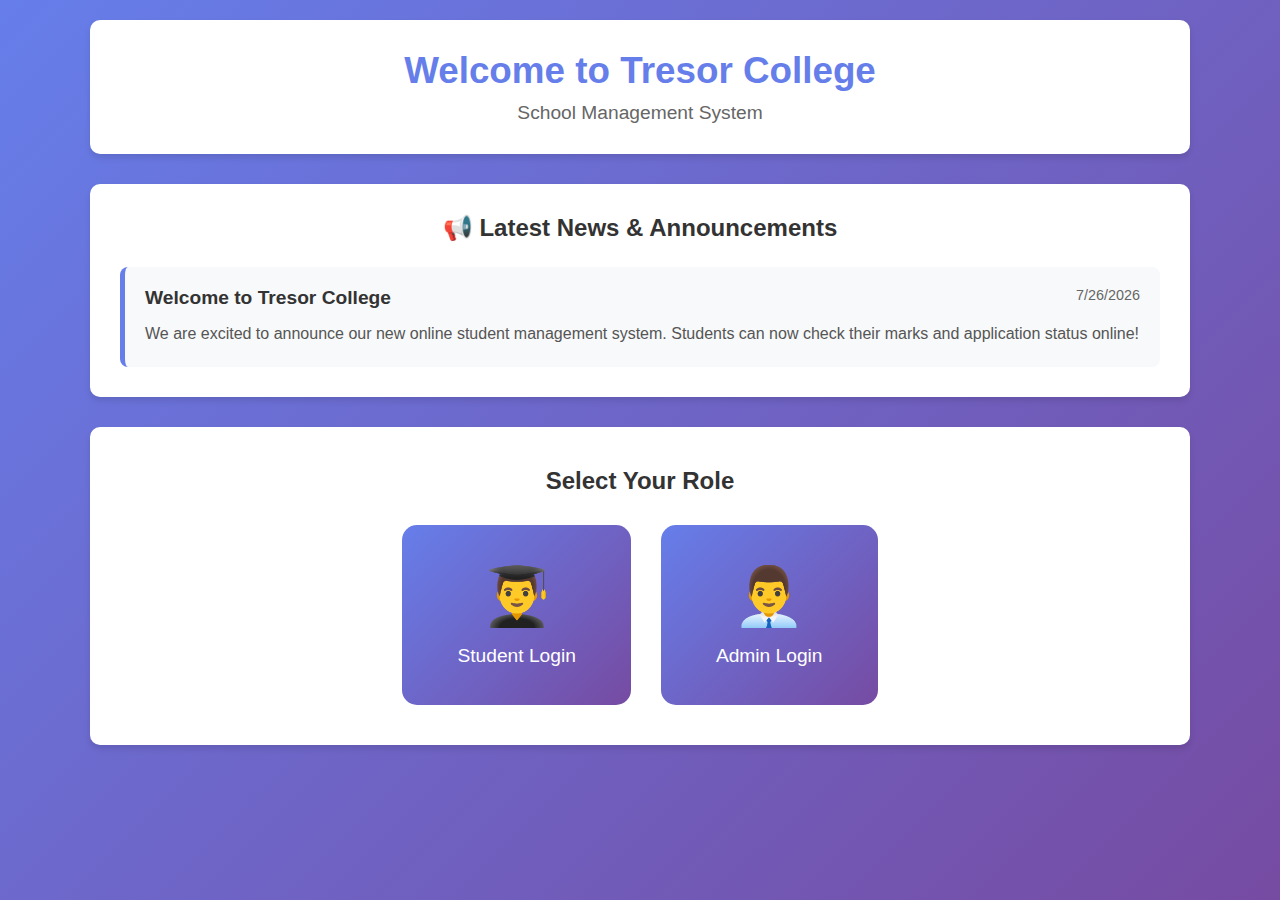
<file: index.html>
<!DOCTYPE html>
<html lang="en">
<head>
    <meta charset="UTF-8">
    <meta http-equiv="X-UA-Compatible" content="IE=edge">
    <meta name="viewport" content="width=device-width, initial-scale=1.0">
    <title>School Management System - Home</title>
    <link rel="stylesheet" href="home.css">
</head>
<body>
    <div class="container">
        <header>
            <h1>Welcome to Tresor College</h1>
            <p>School Management System</p>
        </header>

        <!-- News Section -->
        <div class="news-section">
            <h2>📢 Latest News & Announcements</h2>
            <div id="newsContainer" class="news-container">
                <!-- News items will be loaded here -->
            </div>
        </div>

        <div class="login-section">
            <h2>Select Your Role</h2>
            <div class="role-buttons">
                <button class="role-btn student-btn" onclick="showLoginForm('student')">
                    <span class="icon">👨‍🎓</span>
                    <span>Student Login</span>
                </button>
                <button class="role-btn admin-btn" onclick="showLoginForm('admin')">
                    <span class="icon">👨‍💼</span>
                    <span>Admin Login</span>
                </button>
            </div>
        </div>

        <div id="loginForm" class="login-form hidden">
            <h3 id="formTitle">Login</h3>
            <form onsubmit="handleLogin(event)">
                <div class="form-group" id="studentIdGroup">
                    <label for="studentId">Student ID:</label>
                    <input type="text" id="studentId" placeholder="Enter your Student ID" required>
                    <small class="help-text">Example: STD1000</small>
                </div>
                <div class="form-group" id="adminCredentialsGroup" style="display: none;">
                    <label for="username">Username:</label>
                    <input type="text" id="username">
                </div>
                <div class="form-group" id="adminPasswordGroup" style="display: none;">
                    <label for="password">Password:</label>
                    <input type="password" id="password">
                </div>
                <div class="form-actions">
                    <button type="submit" class="btn-primary">Login</button>
                    <button type="button" class="btn-secondary" onclick="hideLoginForm()">Cancel</button>
                </div>
            </form>
            <div class="extra-links">
                <a href="apply.html" id="applyLink">New Student? Apply Here</a>
            </div>
        </div>
    </div>

    <script src="functions.js"></script>
    <script>
        // Load news on page load
        window.onload = function() {
            loadNews();
        };
    </script>
</body>
</html>
</file>
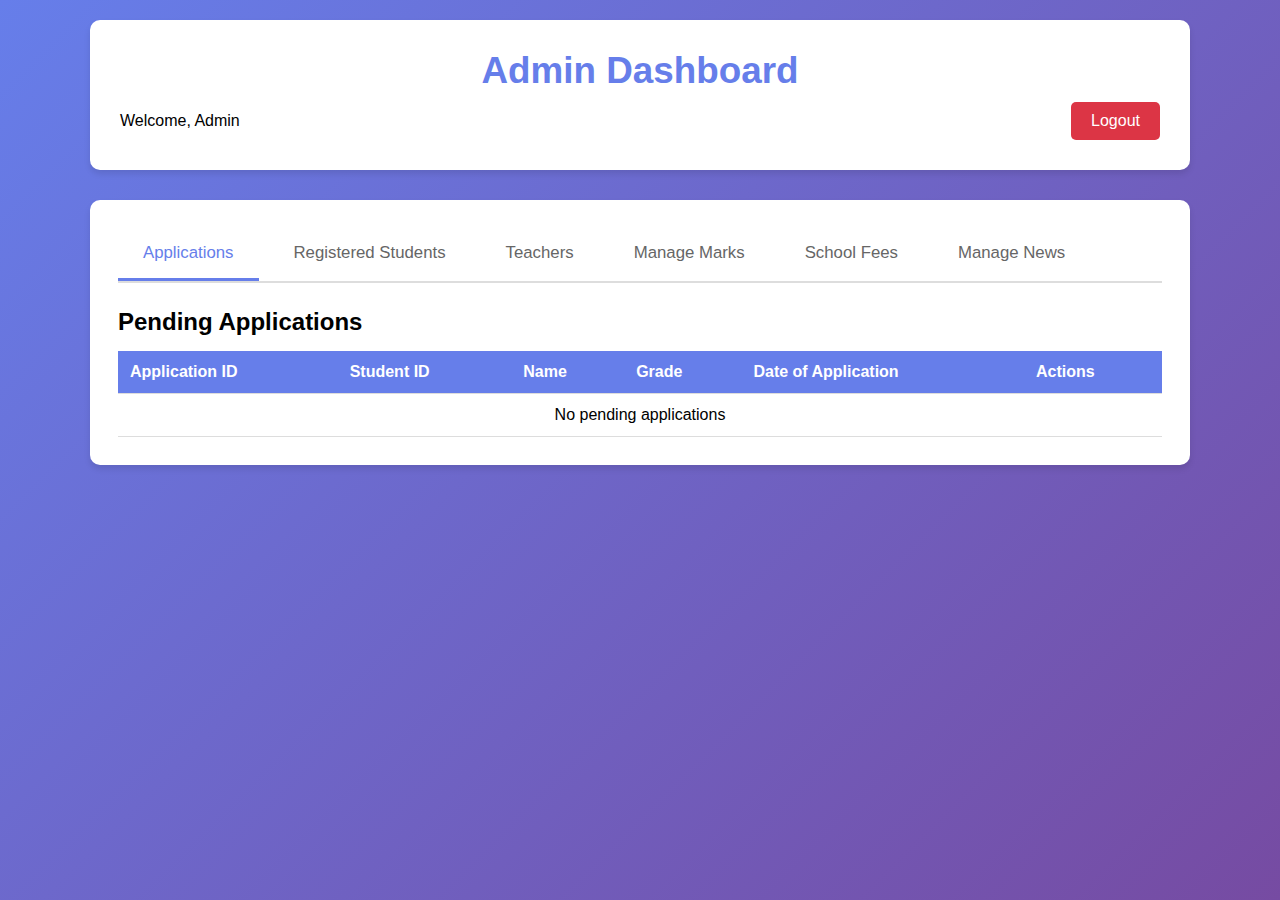
<file: admin.html>
<!DOCTYPE html>
<html lang="en">
<head>
    <meta charset="UTF-8">
    <meta name="viewport" content="width=device-width, initial-scale=1.0">
    <title>Admin Dashboard</title>
    <link rel="stylesheet" href="home.css">
</head>
<body>
    <div class="container">
        <header>
            <h1>Admin Dashboard</h1>
            <div class="user-info">
                <span>Welcome, Admin</span>
                <button class="btn-logout" onclick="logout()">Logout</button>
            </div>
        </header>

        <div class="dashboard">
            <div class="tabs">
                <button class="tab-btn active" onclick="showTab('applications')">Applications</button>
                <button class="tab-btn" onclick="showTab('students')">Registered Students</button>
                <button class="tab-btn" onclick="showTab('teachers')">Teachers</button>
                <button class="tab-btn" onclick="showTab('marks')">Manage Marks</button>
                <button class="tab-btn" onclick="showTab('fees')">School Fees</button>
                <button class="tab-btn" onclick="showTab('news')">Manage News</button>
            </div>

            <!-- Applications Tab -->
            <div id="applicationsTab" class="tab-content active">
                <h2>Pending Applications</h2>
                <div class="table-container">
                    <table id="applicationsTable">
                        <thead>
                            <tr>
                                <th>Application ID</th>
                                <th>Student ID</th>
                                <th>Name</th>
                                <th>Grade</th>
                                <th>Date of Application</th>
                                <th>Actions</th>
                            </tr>
                        </thead>
                        <tbody id="applicationsBody">
                            <!-- Applications will be loaded here -->
                        </tbody>
                    </table>
                </div>
            </div>

            <!-- Students Tab -->
            <div id="studentsTab" class="tab-content">
                <h2>Registered Students</h2>
                <div class="table-container">
                    <table id="studentsTable">
                        <thead>
                            <tr>
                                <th>Student ID</th>
                                <th>Name</th>
                                <th>Grade</th>
                                <th>Email</th>
                                <th>Phone</th>
                                <th>Registration Date</th>
                                <th>Fees Balance</th>
                                <th>Actions</th>
                            </tr>
                        </thead>
                        <tbody id="studentsBody">
                            <!-- Students will be loaded here -->
                        </tbody>
                    </table>
                </div>
            </div>

            <!-- Teachers Tab -->
            <div id="teachersTab" class="tab-content">
                <h2>Teacher Management</h2>
                
                <div class="teacher-form">
                    <h3>Register New Teacher</h3>
                    <form id="teacherForm" onsubmit="registerTeacher(event)">
                        <div class="form-group">
                            <label for="teacherFirstName">First Name:</label>
                            <input type="text" id="teacherFirstName" required>
                        </div>
                        <div class="form-group">
                            <label for="teacherLastName">Last Name:</label>
                            <input type="text" id="teacherLastName" required>
                        </div>
                        <div class="form-group">
                            <label for="teacherPhone">Phone:</label>
                            <input type="tel" id="teacherPhone" required>
                        </div>
                        <div class="form-group">
                            <label for="teacherAddress">Address:</label>
                            <textarea id="teacherAddress" rows="3" required></textarea>
                        </div>
                        <div class="form-group">
                            <label for="nextOfKinName">Next of Kin Name:</label>
                            <input type="text" id="nextOfKinName" required>
                        </div>
                        <div class="form-group">
                            <label for="nextOfKinPhone">Next of Kin Phone:</label>
                            <input type="tel" id="nextOfKinPhone" required>
                        </div>
                        <div class="form-group">
                            <label for="nextOfKinAddress">Next of Kin Address:</label>
                            <textarea id="nextOfKinAddress" rows="3" required></textarea>
                        </div>
                        <div class="form-group checkbox-group">
                            <label>
                                <input type="checkbox" id="sameAsTeacher" onchange="autofillTeacherAddress()">
                                Same address as teacher
                            </label>
                        </div>
                        <div class="form-group">
                            <label for="nextOfKinRelationship">Relationship:</label>
                            <select id="nextOfKinRelationship" required>
                                <option value="">-- Select Relationship --</option>
                                <option value="Spouse">Spouse</option>
                                <option value="Parent">Parent</option>
                                <option value="Sibling">Sibling</option>
                                <option value="Child">Child</option>
                                <option value="Friend">Friend</option>
                                <option value="Other">Other</option>
                            </select>
                        </div>
                        <div class="form-group">
                            <label for="teacherLevel">Teaching Level:</label>
                            <select id="teacherLevel" onchange="handleTeacherLevelChange()" required>
                                <option value="">-- Select Level --</option>
                                <option value="primary">Primary School (Grade 1-7)</option>
                                <option value="highschool">High School (Grade 8-12)</option>
                            </select>
                        </div>
                        
                        <!-- Primary School Teacher Fields -->
                        <div id="primaryFields" class="hidden">
                            <div class="form-group">
                                <label for="primaryClass">Assigned Class:</label>
                                <select id="primaryClass">
                                    <option value="">-- Select Class --</option>
                                    <option value="1">Grade 1</option>
                                    <option value="2">Grade 2</option>
                                    <option value="3">Grade 3</option>
                                    <option value="4">Grade 4</option>
                                    <option value="5">Grade 5</option>
                                    <option value="6">Grade 6</option>
                                    <option value="7">Grade 7</option>
                                </select>
                            </div>
                        </div>

                        <!-- High School Teacher Fields -->
                        <div id="highschoolFields" class="hidden">
                            <div class="form-group">
                                <label for="mainClass">Main Class (Class Teacher):</label>
                                <select id="mainClass">
                                    <option value="">-- Select Class (Optional) --</option>
                                    <option value="8">Grade 8</option>
                                    <option value="9">Grade 9</option>
                                    <option value="10">Grade 10</option>
                                    <option value="11">Grade 11</option>
                                    <option value="12">Grade 12</option>
                                </select>
                            </div>
                            <div class="form-group">
                                <label for="subjects">Subjects Teaching:</label>
                                <input type="text" id="subjects" placeholder="e.g., Mathematics, Physics">
                                <small class="help-text">Separate multiple subjects with commas</small>
                            </div>
                            <div class="form-group">
                                <label>Classes Teaching:</label>
                                <div class="checkbox-grid">
                                    <label><input type="checkbox" value="8"> Grade 8</label>
                                    <label><input type="checkbox" value="9"> Grade 9</label>
                                    <label><input type="checkbox" value="10"> Grade 10</label>
                                    <label><input type="checkbox" value="11"> Grade 11</label>
                                    <label><input type="checkbox" value="12"> Grade 12</label>
                                </div>
                            </div>
                        </div>

                        <button type="submit" class="btn-primary">Register Teacher</button>
                    </form>
                </div>

                <div class="teachers-list">
                    <h3>Registered Teachers</h3>
                    <div class="table-container">
                        <table id="teachersTable">
                            <thead>
                                <tr>
                                    <th>Teacher ID</th>
                                    <th>Name</th>
                                    <th>Level</th>
                                    <th>Class/Subjects</th>
                                    <th>Phone</th>
                                    <th>Next of Kin</th>
                                    <th>Actions</th>
                                </tr>
                            </thead>
                            <tbody id="teachersBody">
                                <!-- Teachers will be loaded here -->
                            </tbody>
                        </table>
                    </div>
                </div>
            </div>

            <!-- Marks Tab -->
            <div id="marksTab" class="tab-content">
                <h2>Manage Student Marks</h2>
                <div class="marks-form">
                    <div class="form-group">
                        <label for="studentSelect">Select Student:</label>
                        <select id="studentSelect" onchange="loadStudentMarks()">
                            <option value="">-- Select Student --</option>
                        </select>
                    </div>
                    
                    <div id="marksFormSection" class="hidden">
                        <h3>Add/Update Marks</h3>
                        <form id="marksForm" onsubmit="saveMarks(event)">
                            <div class="form-group">
                                <label for="subject">Subject:</label>
                                <select id="subject" onchange="updateMaxMarks()" required>
                                    <option value="">-- Select Subject --</option>
                                </select>
                            </div>
                            <div class="form-group">
                                <label for="marks">Marks:</label>
                                <input type="number" id="marks" min="0" required>
                                <small id="maxMarksInfo" style="color: #667eea; display: block; margin-top: 5px;"></small>
                            </div>
                            <button type="submit" class="btn-primary">Add Marks</button>
                        </form>

                        <div class="current-marks">
                            <h3>Current Marks</h3>
                            <table id="currentMarksTable">
                                <thead>
                                    <tr>
                                        <th>Subject</th>
                                        <th>Marks</th>
                                        <th>Max Marks</th>
                                        <th>Percentage</th>
                                        <th>Action</th>
                                    </tr>
                                </thead>
                                <tbody id="currentMarksBody">
                                    <!-- Current marks will be loaded here -->
                                </tbody>
                            </table>
                        </div>
                    </div>
                </div>
            </div>

            <!-- Fees Tab -->
            <div id="feesTab" class="tab-content">
                <h2>Manage School Fees</h2>
                <div class="fees-management">
                    <div class="form-group">
                        <label for="feeStudentSelect">Select Student:</label>
                        <select id="feeStudentSelect" onchange="loadStudentFees()">
                            <option value="">-- Select Student --</option>
                        </select>
                    </div>
                    
                    <div id="feesFormSection" class="hidden">
                        <h3>Update Fee Information</h3>
                        <form id="feesForm" onsubmit="saveFees(event)">
                            <div class="form-group">
                                <label for="totalFees">Total Fees ($):</label>
                                <input type="number" id="totalFees" step="0.01" min="0" required>
                            </div>
                            <div class="form-group">
                                <label for="amountPaid">Amount Paid ($):</label>
                                <input type="number" id="amountPaid" step="0.01" min="0" required>
                            </div>
                            <div class="form-group">
                                <label>Balance Due:</label>
                                <input type="text" id="balanceDue" readonly style="background: #f0f0f0;">
                            </div>
                            <button type="submit" class="btn-primary">Update Fees</button>
                        </form>
                        
                        <div class="fee-history" style="margin-top: 30px;">
                            <h3>Current Fee Status</h3>
                            <div id="feeStatusDisplay" class="info-section">
                                <p><strong>Total Fees:</strong> <span id="displayTotalFees">$0.00</span></p>
                                <p><strong>Amount Paid:</strong> <span id="displayAmountPaid">$0.00</span></p>
                                <p><strong>Balance Due:</strong> <span id="displayBalanceDue" style="color: #e74c3c; font-weight: bold;">$0.00</span></p>
                            </div>
                        </div>
                        
                        <div style="margin-top: 20px;">
                            <button class="btn-primary" onclick="printStudentCardAdmin()">Print Student Card</button>
                        </div>
                    </div>
                </div>
            </div>

            <!-- Fees Tab -->
            <div id="feesTab" class="tab-content">
                <h2>Manage School Fees</h2>
                <div class="fees-management">
                    <div class="form-group">
                        <label for="feeStudentSelect">Select Student:</label>
                        <select id="feeStudentSelect" onchange="loadStudentFees()">
                            <option value="">-- Select Student --</option>
                        </select>
                    </div>
                    
                    <div id="feesFormSection" class="hidden">
                        <h3>Update Fee Information</h3>
                        <form id="feesForm" onsubmit="saveFees(event)">
                            <div class="form-group">
                                <label for="totalFees">Total Fees ($):</label>
                                <input type="number" id="totalFees" step="0.01" min="0" required>
                            </div>
                            <div class="form-group">
                                <label for="amountPaid">Amount Paid ($):</label>
                                <input type="number" id="amountPaid" step="0.01" min="0" required>
                            </div>
                            <div class="form-group">
                                <label>Balance Due:</label>
                                <input type="text" id="balanceDue" readonly style="background: #f0f0f0;">
                            </div>
                            <button type="submit" class="btn-primary">Update Fees</button>
                        </form>
                        
                        <div class="fee-history" style="margin-top: 30px;">
                            <h3>Current Fee Status</h3>
                            <div id="feeStatusDisplay" class="info-section">
                                <p><strong>Total Fees:</strong> <span id="displayTotalFees">$0.00</span></p>
                                <p><strong>Amount Paid:</strong> <span id="displayAmountPaid">$0.00</span></p>
                                <p><strong>Balance Due:</strong> <span id="displayBalanceDue" style="color: #e74c3c; font-weight: bold;">$0.00</span></p>
                            </div>
                        </div>
                        
                        <div style="margin-top: 20px;">
                            <button class="btn-primary" onclick="printStudentCardAdmin()">Print Student Card</button>
                        </div>
                    </div>
                </div>
            </div>

            <!-- News Tab -->
            <div id="newsTab" class="tab-content">
                <h2>Manage News & Announcements</h2>
                <div class="news-form">
                    <h3>Add New Announcement</h3>
                    <form id="newsForm" onsubmit="addNews(event)">
                        <div class="form-group">
                            <label for="newsTitle">Title:</label>
                            <input type="text" id="newsTitle" required>
                        </div>
                        <div class="form-group">
                            <label for="newsContent">Content:</label>
                            <textarea id="newsContent" rows="4" required></textarea>
                        </div>
                        <div class="form-group">
                            <label for="newsType">Type:</label>
                            <select id="newsType" required>
                                <option value="announcement">📢 Announcement</option>
                                <option value="event">📅 Event</option>
                                <option value="achievement">🏆 Achievement</option>
                                <option value="alert">⚠️ Important Alert</option>
                            </select>
                        </div>
                        <button type="submit" class="btn-primary">Publish News</button>
                    </form>
                </div>

                <div class="current-news">
                    <h3>Published News</h3>
                    <div id="adminNewsContainer">
                        <!-- News will be loaded here -->
                    </div>
                </div>
            </div>
        </div>
    </div>

    <!-- Edit Modal -->
    <div id="editModal" class="modal hidden">
        <div class="modal-content">
            <h2 id="editModalTitle">Edit Information</h2>
            <div id="editFormContainer"></div>
        </div>
    </div>

    <!-- Application Review Modal -->
    <div id="reviewModal" class="modal hidden">
        <div class="modal-content">
            <h2>Review Application</h2>
            <div id="applicationDetails"></div>
            <div class="modal-actions">
                <button class="btn-success" onclick="approveApplication()">Approve & Register</button>
                <button class="btn-danger" onclick="showRejectForm()">Reject</button>
                <button class="btn-secondary" onclick="closeModal()">Close</button>
            </div>
            <div id="rejectForm" class="hidden">
                <textarea id="rejectionReason" placeholder="Enter reason for rejection..." rows="3"></textarea>
                <button class="btn-danger" onclick="rejectApplication()">Confirm Rejection</button>
            </div>
        </div>
    </div>

    <script src="functions.js"></script>
    <script>
        // Load applications on page load
        window.onload = function() {
            loadApplications();
            loadRegisteredStudents();
            loadStudentOptions();
            loadAdminNews();
            loadTeachers();
        };
    </script>
</body>
</html>
</file>
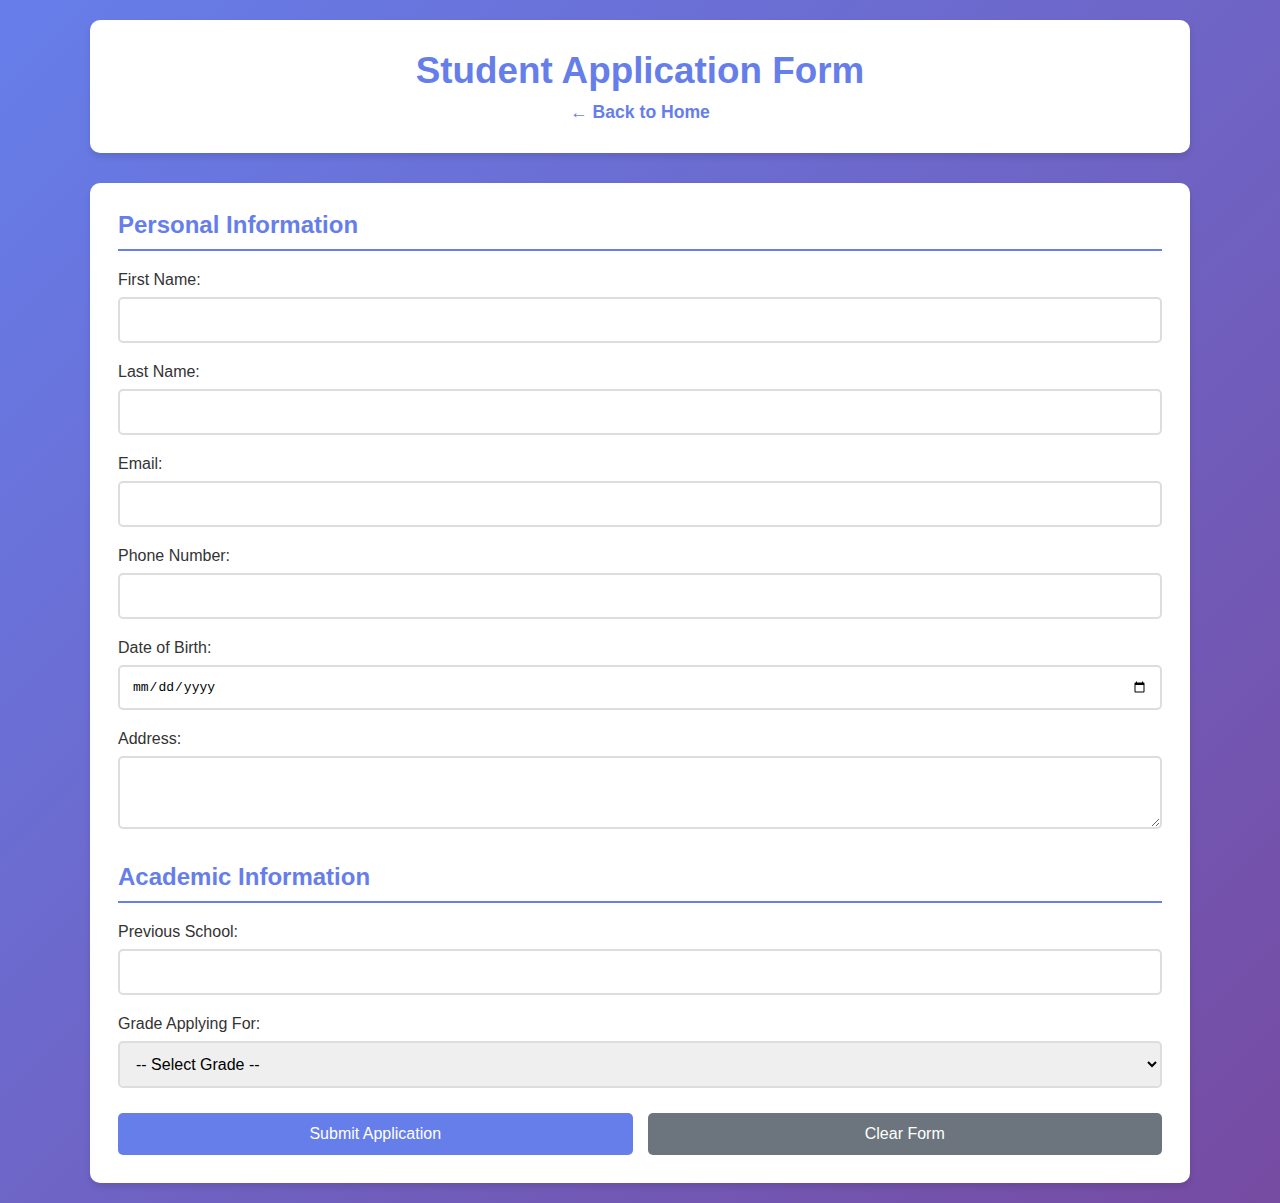
<file: apply.html>
<!DOCTYPE html>
<html lang="en">
<head>
    <meta charset="UTF-8">
    <meta name="viewport" content="width=device-width, initial-scale=1.0">
    <title>Student Application</title>
    <link rel="stylesheet" href="home.css">
</head>
<body>
    <div class="container">
        <header>
            <h1>Student Application Form</h1>
            <a href="index.html" class="back-link">← Back to Home</a>
        </header>

        <div class="application-form">
            <form id="applicationForm" onsubmit="submitApplication(event)">
                <h2>Personal Information</h2>
                
                <div class="form-group">
                    <label for="firstName">First Name:</label>
                    <input type="text" id="firstName" required>
                </div>

                <div class="form-group">
                    <label for="lastName">Last Name:</label>
                    <input type="text" id="lastName" required>
                </div>

                <div class="form-group">
                    <label for="email">Email:</label>
                    <input type="email" id="email" required>
                </div>

                <div class="form-group">
                    <label for="phone">Phone Number:</label>
                    <input type="tel" id="phone" required>
                </div>

                <div class="form-group">
                    <label for="dob">Date of Birth:</label>
                    <input type="date" id="dob" required>
                </div>

                <div class="form-group">
                    <label for="address">Address:</label>
                    <textarea id="address" rows="3" required></textarea>
                </div>

                <h2>Academic Information</h2>

                <div class="form-group">
                    <label for="previousSchool">Previous School:</label>
                    <input type="text" id="previousSchool" required>
                </div>

                <div class="form-group">
                    <label for="grade">Grade Applying For:</label>
                    <select id="grade" required>
                        <option value="">-- Select Grade --</option>
                        <option value="7">Grade 7</option>
                        <option value="8">Grade 8</option>
                        <option value="9">Grade 9</option>
                        <option value="10">Grade 10</option>
                        <option value="11">Grade 11</option>
                        <option value="12">Grade 12</option>
                    </select>
                </div>

                <div class="form-actions">
                    <button type="submit" class="btn-primary">Submit Application</button>
                    <button type="reset" class="btn-secondary">Clear Form</button>
                </div>
            </form>
        </div>

        <div id="successMessage" class="success-message hidden">
            <h2>✓ Application Submitted Successfully!</h2>
            <p>Your application has been received. Please save your Application ID to check your status.</p>
            <p class="highlight-box"><strong>Your Application ID:</strong> <span id="submittedApplicationId" class="app-id"></span></p>
            <p class="info-text">Use this Application ID to log in and check your application status.</p>
            <a href="index.html" class="btn-primary">Go to Login</a>
        </div>
    </div>

    <script src="functions.js"></script>
</body>
</html>
</file>
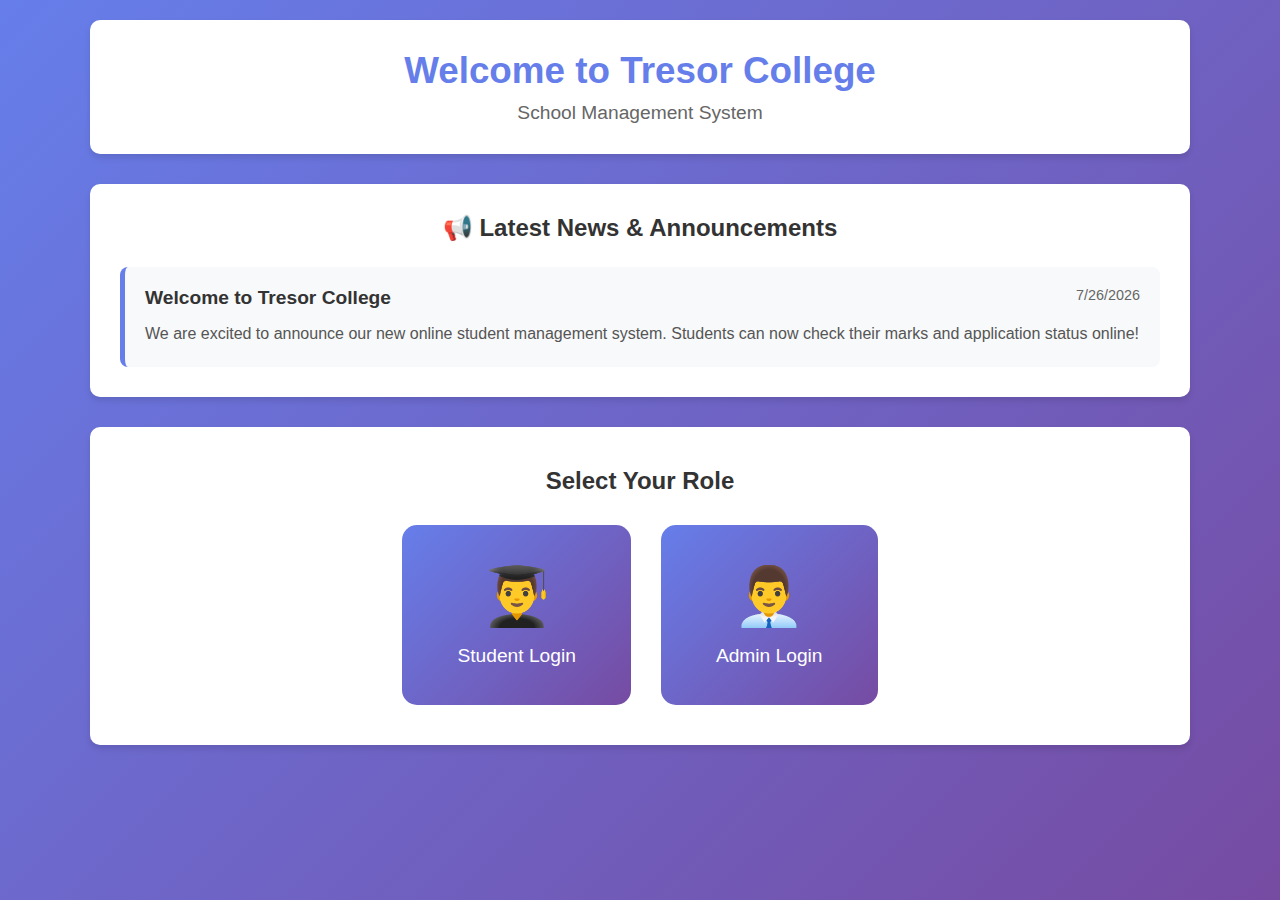
<file: student.html>
<!DOCTYPE html>
<html lang="en">
<head>
    <meta charset="UTF-8">
    <meta name="viewport" content="width=device-width, initial-scale=1.0">
    <title>Student Dashboard</title>
    <link rel="stylesheet" href="home.css">
</head>
<body>
    <div class="container">
        <header>
            <h1>Student Dashboard</h1>
            <div class="user-info">
                <span id="studentName">Welcome, Student</span>
                <button class="btn-logout" onclick="logout()">Logout</button>
            </div>
        </header>

        <div class="dashboard">
            <div class="card">
                <h2>My Information</h2>
                <div id="studentInfo" class="info-section">
                    <p><strong>Student ID:</strong> <span id="studentId"></span></p>
                    <p><strong>Name:</strong> <span id="fullName"></span></p>
                    <p><strong>Date of Birth:</strong> <span id="dobDisplay"></span></p>
                    <p><strong>Gender:</strong> <span id="genderDisplay"></span></p>
                    <p><strong>Address:</strong> <span id="studentAddressDisplay"></span></p>
                    <p><strong>Email:</strong> <span id="email"></span></p>
                    <p><strong>Phone:</strong> <span id="phone"></span></p>
                </div>
                
                <h3 style="margin-top: 20px; color: #667eea;">Guardian Information</h3>
                <div class="info-section">
                    <p><strong>Guardian 1:</strong> <span id="guardian1Name"></span></p>
                    <p><strong>Relationship:</strong> <span id="guardian1Relationship"></span></p>
                    <p><strong>Phone:</strong> <span id="guardian1Phone"></span></p>
                    <hr style="margin: 10px 0;">
                    <p><strong>Guardian 2:</strong> <span id="guardian2Name"></span></p>
                    <p><strong>Relationship:</strong> <span id="guardian2Relationship"></span></p>
                    <p><strong>Phone:</strong> <span id="guardian2Phone"></span></p>
                </div>
                
                <div class="action-buttons" style="margin-top: 20px; display: flex; gap: 10px; flex-wrap: wrap;">
                    <button class="btn-primary" onclick="generateStudentCard()">View Student Card</button>
                    <button class="btn-primary" onclick="generateReport()">View Report</button>
                </div>
            </div>

            <div class="card">
                <h2>Application Status</h2>
                <div id="applicationStatus" class="status-section">
                    <p><strong>Status:</strong> <span id="status" class="status-badge"></span></p>
                    <p><strong>Application Date:</strong> <span id="appDate"></span></p>
                    <p id="rejectionReason" class="hidden"><strong>Reason:</strong> <span id="reason"></span></p>
                </div>
            </div>

            <div class="card">
                <h2>My Marks</h2>
                <div id="marksSection">
                    <table id="marksTable">
                        <thead>
                            <tr>
                                <th>Subject</th>
                                <th>Marks</th>
                                <th>Max Marks</th>
                                <th>Percentage</th>
                            </tr>
                        </thead>
                        <tbody id="marksBody">
                            <!-- Marks will be loaded here -->
                        </tbody>
                    </table>
                    <div class="total-section">
                        <p><strong>Average Percentage:</strong> <span id="averageMarks"></span></p>
                    </div>
                </div>
            </div>
        </div>
    </div>

    <!-- Student Card Modal -->
    <div id="studentCardModal" class="modal hidden">
        <div class="modal-content" style="max-width: 450px;">
            <div id="studentCardContainer">
                <div class="student-card">
                    <div class="card-header">
                        <h1 class="school-name">TRESOR COLLEGE</h1>
                        <p class="card-subtitle">Student Identification Card</p>
                    </div>
                    <div class="card-body">
                        <div class="student-photo">
                            <div class="photo-placeholder">
                                <span id="cardInitials"></span>
                            </div>
                        </div>
                        <div class="card-details">
                            <div class="detail-row">
                                <span class="detail-label">Student ID:</span>
                                <span class="detail-value" id="cardStudentId"></span>
                            </div>
                            <div class="detail-row">
                                <span class="detail-label">Name:</span>
                                <span class="detail-value" id="cardStudentName"></span>
                            </div>
                            <div class="detail-row">
                                <span class="detail-label">Grade:</span>
                                <span class="detail-value" id="cardGrade"></span>
                            </div>
                            <div class="detail-row">
                                <span class="detail-label">Class Teacher:</span>
                                <span class="detail-value" id="cardTeacher"></span>
                            </div>
                            <div class="detail-row">
                                <span class="detail-label">Academic Year:</span>
                                <span class="detail-value" id="cardYear"></span>
                            </div>
                        </div>
                    </div>
                    <div class="card-footer">
                        <p>This card is property of Tresor College and must be carried at all times</p>
                    </div>
                    <div class="fee-section">
                        <h3>School Fees Status</h3>
                        <div class="fee-details">
                            <div class="fee-row">
                                <span class="fee-label">Total Fees:</span>
                                <span class="fee-value" id="cardTotalFees"></span>
                            </div>
                            <div class="fee-row">
                                <span class="fee-label">Amount Paid:</span>
                                <span class="fee-value fee-paid" id="cardAmountPaid"></span>
                            </div>
                            <div class="fee-row">
                                <span class="fee-label">Balance Due:</span>
                                <span class="fee-value fee-balance" id="cardBalanceDue"></span>
                            </div>
                        </div>
                    </div>
                </div>
            </div>
            <div class="modal-actions" style="margin-top: 20px;">
                <button class="btn-secondary" onclick="closeStudentCard()">Close</button>
            </div>
        </div>
    </div>

    <!-- Report Modal -->
    <div id="reportModal" class="modal hidden">
        <div class="modal-content" style="max-width: 800px;">
            <div id="reportContainer">
                <div class="report">
                    <div class="report-header">
                        <h1>TRESOR COLLEGE</h1>
                        <h2>Academic Report</h2>
                        <p class="report-date" id="reportDate"></p>
                    </div>
                    <div class="report-student-info">
                        <div class="report-info-row">
                            <span><strong>Student ID:</strong> <span id="reportStudentId"></span></span>
                            <span><strong>Name:</strong> <span id="reportStudentName"></span></span>
                        </div>
                        <div class="report-info-row">
                            <span><strong>Grade:</strong> <span id="reportGrade"></span></span>
                            <span><strong>Class Teacher:</strong> <span id="reportTeacher"></span></span>
                        </div>
                    </div>
                    <div class="report-marks">
                        <h3>Academic Performance</h3>
                        <table class="report-table">
                            <thead>
                                <tr>
                                    <th>Subject Name</th>
                                    <th>Student Marks</th>
                                    <th>Max Marks</th>
                                    <th>Class Average</th>
                                </tr>
                            </thead>
                            <tbody id="reportMarksBody">
                            </tbody>
                        </table>
                    </div>
                    <div class="report-summary">
                        <div class="summary-grid">
                            <div class="summary-item">
                                <span class="summary-label">Total Student Marks:</span>
                                <span class="summary-value" id="reportTotalMarks"></span>
                            </div>
                            <div class="summary-item">
                                <span class="summary-label">Student Average Percentage:</span>
                                <span class="summary-value" id="reportStudentAverage"></span>
                            </div>
                            <div class="summary-item">
                                <span class="summary-label">Class Average:</span>
                                <span class="summary-value" id="reportClassAverage"></span>
                            </div>
                        </div>
                    </div>
                    <div class="report-footer">
                        <div class="signature-section">
                            <div>
                                <p>_____________________</p>
                                <p>Class Teacher</p>
                            </div>
                            <div>
                                <p>_____________________</p>
                                <p>Principal</p>
                            </div>
                        </div>
                    </div>
                </div>
            </div>
            <div class="modal-actions" style="margin-top: 20px;">
                <button class="btn-primary" onclick="printReport()">Print Report</button>
                <button class="btn-secondary" onclick="closeReport()">Close</button>
            </div>
        </div>
    </div>

    <script src="functions.js"></script>
    <script>
        // Load student data on page load
        window.onload = function() {
            loadStudentData();
        };
    </script>
</body>
</html>
</file>
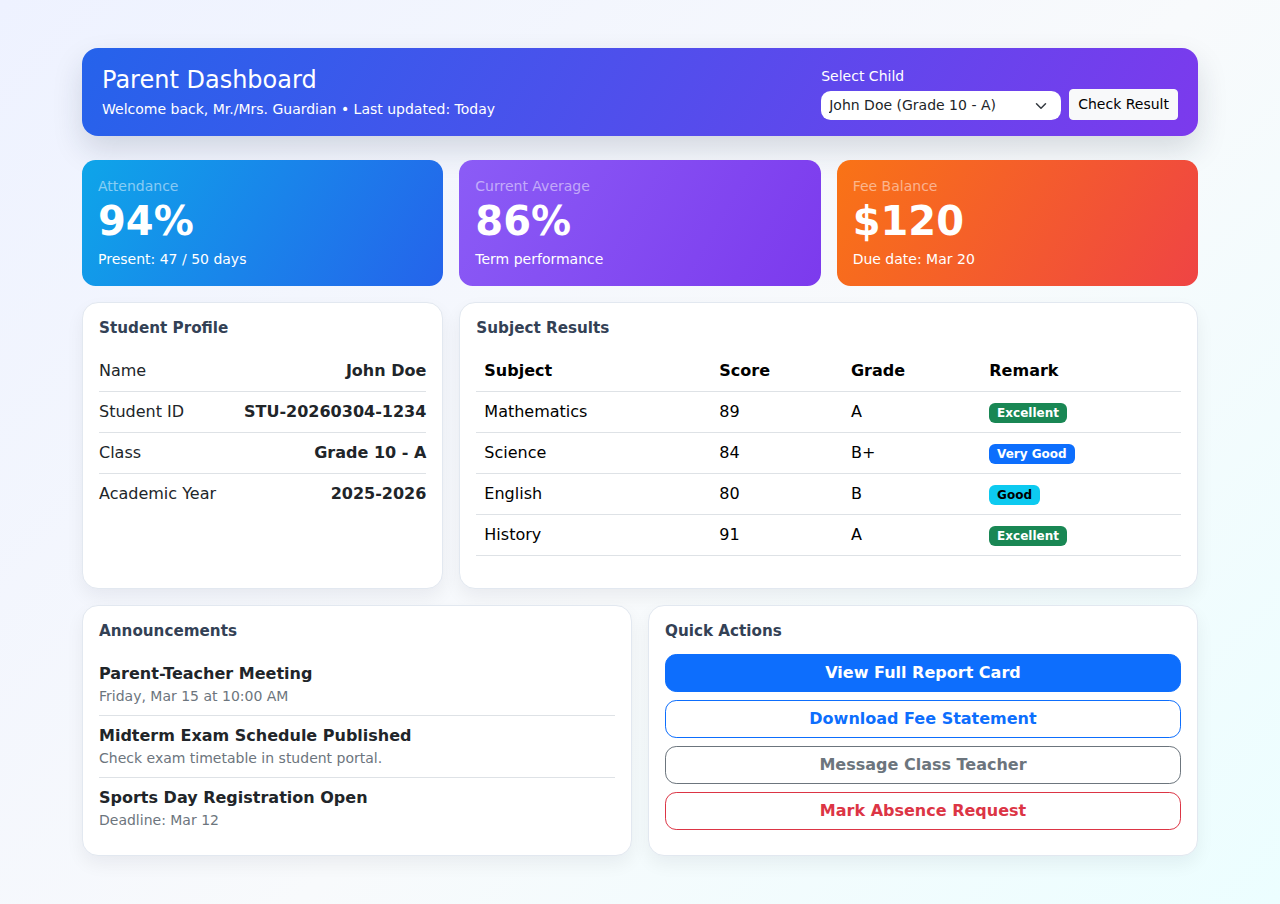
<file: php stuff/teacherd.html>
<?php include 'navbar.php'; ?>

<!DOCTYPE html>
<html lang="en">
<head>
  <meta charset="UTF-8" />
  <meta name="viewport" content="width=device-width, initial-scale=1.0" />
  <title>Parent Dashboard</title>
  <link
    href="https://cdn.jsdelivr.net/npm/bootstrap@5.3.3/dist/css/bootstrap.min.css"
    rel="stylesheet"
    integrity="sha384-QWTKZyjpPEjISv5WaRU9OFeRpok6YctnYmDr5pNlyT2bRjXh0JMhjY6hW+ALEwIH"
    crossorigin="anonymous"
  />
  <style>
    body {
      background: linear-gradient(135deg, #eef2ff 0%, #f8fafc 55%, #ecfeff 100%);
      min-height: 100vh;
    }

    .topbar {
      background: linear-gradient(120deg, #2563eb, #7c3aed);
      color: #fff;
      border-radius: 1rem;
      padding: 1rem 1.25rem;
      box-shadow: 0 14px 30px rgba(30, 41, 59, 0.15);
    }

    .dashboard-card {
      border: 1px solid #e2e8f0;
      border-radius: 1rem;
      box-shadow: 0 8px 18px rgba(15, 23, 42, 0.06);
    }

    .stat-card {
      border-radius: 0.85rem;
      color: #fff;
      padding: 1rem;
      min-height: 110px;
    }

    .stat-attendance { background: linear-gradient(120deg, #0ea5e9, #2563eb); }
    .stat-average { background: linear-gradient(120deg, #8b5cf6, #7c3aed); }
    .stat-balance { background: linear-gradient(120deg, #f97316, #ef4444); }

    .section-title {
      font-size: 0.95rem;
      font-weight: 700;
      color: #334155;
      margin-bottom: 0.85rem;
    }

    .quick-btn {
      border-radius: 0.7rem;
      font-weight: 600;
    }

    .child-select {
      min-width: 240px;
      border-radius: 0.6rem;
      border: 0;
    }
  </style>
</head>
<body>
  <div class="container py-4 py-lg-5">
    <div class="topbar mb-4">
      <div class="d-flex flex-wrap justify-content-between align-items-end gap-3">
        <div>
          <h1 class="h4 mb-1">Parent Dashboard</h1>
          <p class="mb-0 small">Welcome back, Mr./Mrs. Guardian • Last updated: Today</p>
        </div>
        <div class="d-flex flex-wrap gap-2 align-items-end">
          <div>
            <label for="studentSelector" class="form-label small mb-1 text-white">Select Child</label>
            <select id="studentSelector" class="form-select form-select-sm child-select"></select>
          </div>
          <a href="student-id-entry.html" class="btn btn-light btn-sm">Check Result</a>
        </div>
      </div>
    </div>

    <div class="row g-3 mb-3">
      <div class="col-12 col-md-4">
        <div class="stat-card stat-attendance">
          <div class="small text-white-50">Attendance</div>
          <div id="statAttendancePercent" class="display-6 fw-bold lh-1 mt-1">94%</div>
          <div id="statAttendanceDetail" class="small mt-2">Present: 47 / 50 days</div>
        </div>
      </div>
      <div class="col-12 col-md-4">
        <div class="stat-card stat-average">
          <div class="small text-white-50">Current Average</div>
          <div id="statAverage" class="display-6 fw-bold lh-1 mt-1">86%</div>
          <div class="small mt-2">Term performance</div>
        </div>
      </div>
      <div class="col-12 col-md-4">
        <div class="stat-card stat-balance">
          <div class="small text-white-50">Fee Balance</div>
          <div id="statBalance" class="display-6 fw-bold lh-1 mt-1">$120</div>
          <div id="statDueDate" class="small mt-2">Due date: Mar 20</div>
        </div>
      </div>
    </div>

    <div class="row g-3">
      <div class="col-12 col-lg-4">
        <div class="card dashboard-card h-100">
          <div class="card-body">
            <h2 class="section-title">Student Profile</h2>
            <ul class="list-group list-group-flush">
              <li class="list-group-item px-0 d-flex justify-content-between"><span>Name</span><strong id="profileName">John Doe</strong></li>
              <li class="list-group-item px-0 d-flex justify-content-between"><span>Student ID</span><strong id="profileStudentId">STU-20260304-1234</strong></li>
              <li class="list-group-item px-0 d-flex justify-content-between"><span>Class</span><strong id="profileClass">Grade 10 - A</strong></li>
              <li class="list-group-item px-0 d-flex justify-content-between"><span>Academic Year</span><strong id="profileYear">2025-2026</strong></li>
            </ul>
          </div>
        </div>
      </div>

      <div class="col-12 col-lg-8">
        <div class="card dashboard-card h-100">
          <div class="card-body">
            <h2 class="section-title">Subject Results</h2>
            <div class="table-responsive">
              <table class="table align-middle">
                <thead>
                  <tr>
                    <th>Subject</th>
                    <th>Score</th>
                    <th>Grade</th>
                    <th>Remark</th>
                  </tr>
                </thead>
                <tbody id="resultsBody"></tbody>
              </table>
            </div>
          </div>
        </div>
      </div>

      <div class="col-12 col-lg-6">
        <div class="card dashboard-card h-100">
          <div class="card-body">
            <h2 class="section-title">Announcements</h2>
            <ul class="list-group list-group-flush">
              <li class="list-group-item px-0">
                <div class="fw-semibold">Parent-Teacher Meeting</div>
                <div class="small text-secondary">Friday, Mar 15 at 10:00 AM</div>
              </li>
              <li class="list-group-item px-0">
                <div class="fw-semibold">Midterm Exam Schedule Published</div>
                <div class="small text-secondary">Check exam timetable in student portal.</div>
              </li>
              <li class="list-group-item px-0">
                <div class="fw-semibold">Sports Day Registration Open</div>
                <div class="small text-secondary">Deadline: Mar 12</div>
              </li>
            </ul>
          </div>
        </div>
      </div>

      <div class="col-12 col-lg-6">
        <div class="card dashboard-card h-100">
          <div class="card-body">
            <h2 class="section-title">Quick Actions</h2>
            <div class="d-grid gap-2">
              <button class="btn btn-primary quick-btn" type="button">View Full Report Card</button>
              <button class="btn btn-outline-primary quick-btn" type="button">Download Fee Statement</button>
              <button class="btn btn-outline-secondary quick-btn" type="button">Message Class Teacher</button>
              <button class="btn btn-outline-danger quick-btn" type="button">Mark Absence Request</button>
            </div>
          </div>
        </div>
      </div>
    </div>
  </div>

  <script>
    const studentSelector = document.getElementById("studentSelector");
    const statAttendancePercent = document.getElementById("statAttendancePercent");
    const statAttendanceDetail = document.getElementById("statAttendanceDetail");
    const statAverage = document.getElementById("statAverage");
    const statBalance = document.getElementById("statBalance");
    const statDueDate = document.getElementById("statDueDate");
    const profileName = document.getElementById("profileName");
    const profileStudentId = document.getElementById("profileStudentId");
    const profileClass = document.getElementById("profileClass");
    const profileYear = document.getElementById("profileYear");
    const resultsBody = document.getElementById("resultsBody");

    const children = [
      {
        id: "STU-20260304-1234",
        name: "John Doe",
        classLabel: "Grade 10 - A",
        academicYear: "2025-2026",
        attendancePercent: 94,
        attendancePresent: 47,
        attendanceTotal: 50,
        average: 86,
        balance: 120,
        dueDate: "Mar 20",
        results: [
          { subject: "Mathematics", score: 89, grade: "A", remark: "Excellent", badge: "success" },
          { subject: "Science", score: 84, grade: "B+", remark: "Very Good", badge: "primary" },
          { subject: "English", score: 80, grade: "B", remark: "Good", badge: "info" },
          { subject: "History", score: 91, grade: "A", remark: "Excellent", badge: "success" }
        ]
      },
      {
        id: "STU-20260304-4321",
        name: "Jane Doe",
        classLabel: "Grade 8 - B",
        academicYear: "2025-2026",
        attendancePercent: 97,
        attendancePresent: 49,
        attendanceTotal: 50,
        average: 91,
        balance: 0,
        dueDate: "No outstanding fee",
        results: [
          { subject: "Mathematics", score: 93, grade: "A", remark: "Excellent", badge: "success" },
          { subject: "Science", score: 90, grade: "A", remark: "Excellent", badge: "success" },
          { subject: "English", score: 88, grade: "A-", remark: "Very Good", badge: "primary" },
          { subject: "History", score: 92, grade: "A", remark: "Excellent", badge: "success" }
        ]
      }
    ];

    function renderResults(results) {
      resultsBody.innerHTML = results
        .map(
          (item) => `
            <tr>
              <td>${item.subject}</td>
              <td>${item.score}</td>
              <td>${item.grade}</td>
              <td><span class="badge text-bg-${item.badge}">${item.remark}</span></td>
            </tr>
          `
        )
        .join("");
    }

    function renderChild(child) {
      statAttendancePercent.textContent = `${child.attendancePercent}%`;
      statAttendanceDetail.textContent = `Present: ${child.attendancePresent} / ${child.attendanceTotal} days`;
      statAverage.textContent = `${child.average}%`;
      statBalance.textContent = `$${child.balance}`;
      statDueDate.textContent = child.balance > 0 ? `Due date: ${child.dueDate}` : child.dueDate;

      profileName.textContent = child.name;
      profileStudentId.textContent = child.id;
      profileClass.textContent = child.classLabel;
      profileYear.textContent = child.academicYear;

      renderResults(child.results);
    }

    children.forEach((child, index) => {
      const option = document.createElement("option");
      option.value = child.id;
      option.textContent = `${child.name} (${child.classLabel})`;
      if (index === 0) {
        option.selected = true;
      }
      studentSelector.appendChild(option);
    });

    studentSelector.addEventListener("change", () => {
      const selected = children.find((child) => child.id === studentSelector.value);
      if (selected) {
        renderChild(selected);
      }
    });

    renderChild(children[0]);
  </script>
</body>
</html>
</file>
<file: home.css>
* {
    margin: 0;
    padding: 0;
    box-sizing: border-box;
}

body {
    font-family: 'Segoe UI', Tahoma, Geneva, Verdana, sans-serif;
    background: linear-gradient(135deg, #667eea 0%, #764ba2 100%);
    min-height: 100vh;
    padding: 20px;
}

.container {
    max-width: 1200px;
    margin: 0 auto;
}

header {
    background: white;
    padding: 30px;
    border-radius: 10px;
    box-shadow: 0 4px 6px rgba(0, 0, 0, 0.1);
    text-align: center;
    margin-bottom: 30px;
}

header h1 {
    color: #667eea;
    font-size: 2.5em;
    margin-bottom: 10px;
}

header p {
    color: #666;
    font-size: 1.2em;
}

.user-info {
    display: flex;
    justify-content: space-between;
    align-items: center;
}

.back-link {
    color: #667eea;
    text-decoration: none;
    font-weight: bold;
    font-size: 1.1em;
}

.back-link:hover {
    text-decoration: underline;
}

/* Login Section */
.login-section {
    background: white;
    padding: 40px;
    border-radius: 10px;
    box-shadow: 0 4px 6px rgba(0, 0, 0, 0.1);
    text-align: center;
}

.login-section h2 {
    color: #333;
    margin-bottom: 30px;
}

.role-buttons {
    display: flex;
    gap: 30px;
    justify-content: center;
    flex-wrap: wrap;
}

.role-btn {
    background: linear-gradient(135deg, #667eea 0%, #764ba2 100%);
    color: white;
    border: none;
    padding: 40px 60px;
    border-radius: 15px;
    cursor: pointer;
    font-size: 1.2em;
    transition: transform 0.3s, box-shadow 0.3s;
    display: flex;
    flex-direction: column;
    align-items: center;
    gap: 15px;
    min-width: 200px;
}

.role-btn .icon {
    font-size: 3em;
}

.role-btn:hover {
    transform: translateY(-5px);
    box-shadow: 0 8px 15px rgba(0, 0, 0, 0.2);
}

/* Login Form */
.login-form {
    background: white;
    padding: 40px;
    border-radius: 10px;
    box-shadow: 0 4px 6px rgba(0, 0, 0, 0.1);
    margin-top: 30px;
}

.login-form h3 {
    color: #333;
    margin-bottom: 25px;
    text-align: center;
}

.form-group {
    margin-bottom: 20px;
}

.form-group label {
    display: block;
    margin-bottom: 8px;
    color: #333;
    font-weight: 500;
}

.form-group input,
.form-group select,
.form-group textarea {
    width: 100%;
    padding: 12px;
    border: 2px solid #ddd;
    border-radius: 5px;
    font-size: 1em;
    transition: border-color 0.3s;
}

.form-group input:focus,
.form-group select:focus,
.form-group textarea:focus {
    outline: none;
    border-color: #667eea;
}

.form-actions {
    display: flex;
    gap: 15px;
    margin-top: 25px;
}

.btn-primary,
.btn-secondary,
.btn-success,
.btn-danger,
.btn-logout {
    padding: 12px 30px;
    border: none;
    border-radius: 5px;
    font-size: 1em;
    cursor: pointer;
    transition: opacity 0.3s, transform 0.2s;
}

.btn-primary {
    background: #667eea;
    color: white;
    flex: 1;
}

.btn-secondary {
    background: #6c757d;
    color: white;
    flex: 1;
}

.btn-success {
    background: #28a745;
    color: white;
}

.btn-danger {
    background: #dc3545;
    color: white;
}

.btn-logout {
    background: #dc3545;
    color: white;
    padding: 10px 20px;
}

.btn-primary:hover,
.btn-secondary:hover,
.btn-success:hover,
.btn-danger:hover,
.btn-logout:hover {
    opacity: 0.9;
    transform: translateY(-2px);
}

.extra-links {
    text-align: center;
    margin-top: 20px;
}

.extra-links a {
    color: #667eea;
    text-decoration: none;
}

.extra-links a:hover {
    text-decoration: underline;
}

.hidden {
    display: none !important;
}

/* News Section */
.news-section {
    background: white;
    padding: 30px;
    border-radius: 10px;
    box-shadow: 0 4px 6px rgba(0, 0, 0, 0.1);
    margin-bottom: 30px;
}

.news-section h2 {
    color: #333;
    margin-bottom: 25px;
    text-align: center;
}

.news-container {
    display: grid;
    gap: 20px;
}

.news-card {
    background: #f8f9fa;
    padding: 20px;
    border-radius: 8px;
    border-left: 5px solid #667eea;
    transition: transform 0.2s, box-shadow 0.2s;
}

.news-card:hover {
    transform: translateY(-2px);
    box-shadow: 0 4px 8px rgba(0, 0, 0, 0.15);
}

.news-announcement {
    border-left-color: #667eea;
}

.news-event {
    border-left-color: #28a745;
}

.news-achievement {
    border-left-color: #ffc107;
}

.news-alert {
    border-left-color: #dc3545;
    background: #fff5f5;
}

.news-header {
    display: flex;
    justify-content: space-between;
    align-items: flex-start;
    margin-bottom: 12px;
    gap: 15px;
}

.news-header h3 {
    color: #333;
    font-size: 1.2em;
    margin: 0;
    flex: 1;
}

.news-date {
    color: #666;
    font-size: 0.9em;
    white-space: nowrap;
}

.news-content {
    color: #555;
    line-height: 1.6;
    margin: 0;
}

.no-news {
    text-align: center;
    color: #999;
    padding: 30px;
    font-style: italic;
}

.news-form {
    background: #f8f9fa;
    padding: 25px;
    border-radius: 8px;
    margin-bottom: 30px;
}

.news-form h3 {
    color: #333;
    margin-bottom: 20px;
}

.current-news {
    margin-top: 30px;
}

.current-news h3 {
    color: #333;
    margin-bottom: 20px;
}

#adminNewsContainer {
    display: grid;
    gap: 15px;
}

#adminNewsContainer .news-card {
    position: relative;
}

#adminNewsContainer .news-card .btn-delete {
    margin-top: 15px;
}

/* Teacher Form Styling */
.teacher-form {
    background: #f8f9fa;
    padding: 25px;
    border-radius: 8px;
    margin-bottom: 30px;
}

.teacher-form h3 {
    color: #333;
    margin-bottom: 20px;
}

.teachers-list {
    margin-top: 30px;
}

.teachers-list h3 {
    color: #333;
    margin-bottom: 20px;
}

.checkbox-grid {
    display: grid;
    grid-template-columns: repeat(auto-fill, minmax(120px, 1fr));
    gap: 10px;
    margin-top: 10px;
}

.checkbox-grid label {
    display: flex;
    align-items: center;
    gap: 8px;
    font-weight: normal;
    cursor: pointer;
}

.checkbox-grid input[type="checkbox"] {
    width: auto;
    cursor: pointer;
}

/* Dashboard */
.dashboard {
    background: white;
    padding: 30px;
    border-radius: 10px;
    box-shadow: 0 4px 6px rgba(0, 0, 0, 0.1);
}

.card {
    background: #f8f9fa;
    padding: 25px;
    border-radius: 8px;
    margin-bottom: 25px;
    border-left: 5px solid #667eea;
}

.card h2 {
    color: #333;
    margin-bottom: 20px;
    font-size: 1.5em;
}

.info-section p,
.status-section p {
    margin-bottom: 12px;
    color: #555;
    font-size: 1.05em;
}

.status-badge {
    display: inline-block;
    padding: 5px 15px;
    border-radius: 20px;
    font-weight: bold;
}

.status-pending {
    background: #ffc107;
    color: #000;
}

.status-approved {
    background: #28a745;
    color: white;
}

.status-rejected {
    background: #dc3545;
    color: white;
}

/* Tables */
table {
    width: 100%;
    border-collapse: collapse;
    margin-top: 15px;
}

table thead {
    background: #667eea;
    color: white;
}

table th,
table td {
    padding: 12px;
    text-align: left;
    border-bottom: 1px solid #ddd;
}

table tbody tr:hover {
    background: #f8f9fa;
}

.total-section {
    margin-top: 20px;
    padding: 15px;
    background: white;
    border-radius: 5px;
}

.total-section p {
    margin-bottom: 10px;
    font-size: 1.1em;
}

/* Tabs */
.tabs {
    display: flex;
    gap: 10px;
    margin-bottom: 25px;
    border-bottom: 2px solid #ddd;
}

.tab-btn {
    background: transparent;
    border: none;
    padding: 15px 25px;
    cursor: pointer;
    font-size: 1.05em;
    color: #666;
    transition: color 0.3s, border-bottom 0.3s;
    border-bottom: 3px solid transparent;
}

.tab-btn:hover {
    color: #667eea;
}

.tab-btn.active {
    color: #667eea;
    border-bottom: 3px solid #667eea;
}

.tab-content {
    display: none;
}

.tab-content.active {
    display: block;
}

.table-container {
    overflow-x: auto;
}

/* Action Buttons in Tables */
.action-btn {
    padding: 8px 15px;
    border: none;
    border-radius: 4px;
    cursor: pointer;
    font-size: 0.9em;
    margin-right: 5px;
}

.btn-view {
    background: #17a2b8;
    color: white;
}

.btn-delete {
    background: #dc3545;
    color: white;
}

.action-btn:hover {
    opacity: 0.8;
}

/* Modal */
.modal {
    position: fixed;
    top: 0;
    left: 0;
    width: 100%;
    height: 100%;
    background: rgba(0, 0, 0, 0.5);
    display: flex;
    justify-content: center;
    align-items: center;
    z-index: 1000;
}

.modal-content {
    background: white;
    padding: 30px;
    border-radius: 10px;
    max-width: 600px;
    width: 90%;
    max-height: 80vh;
    overflow-y: auto;
}

.modal-content h2 {
    color: #333;
    margin-bottom: 20px;
}

.modal-actions {
    display: flex;
    gap: 10px;
    margin-top: 25px;
    flex-wrap: wrap;
}

#applicationDetails {
    margin: 20px 0;
}

#applicationDetails p {
    margin-bottom: 10px;
    color: #555;
}

#rejectForm {
    margin-top: 20px;
}

#rejectForm textarea {
    width: 100%;
    padding: 10px;
    border: 2px solid #ddd;
    border-radius: 5px;
    margin-bottom: 10px;
}

/* Application Form */
.application-form {
    background: white;
    padding: 40px;
    border-radius: 10px;
    box-shadow: 0 4px 6px rgba(0, 0, 0, 0.1);
}

.application-form h2 {
    color: #667eea;
    margin: 30px 0 20px 0;
    padding-bottom: 10px;
    border-bottom: 2px solid #667eea;
}

.application-form h2:first-child {
    margin-top: 0;
}

.info-text {
    color: #666;
    font-style: italic;
    margin-bottom: 15px;
}

/* Success Message */
.success-message {
    background: white;
    padding: 50px;
    border-radius: 10px;
    box-shadow: 0 4px 6px rgba(0, 0, 0, 0.1);
    text-align: center;
}

.success-message h2 {
    color: #28a745;
    font-size: 2em;
    margin-bottom: 20px;
}

.success-message p {
    color: #555;
    font-size: 1.1em;
    margin-bottom: 15px;
}

/* Marks Form Section */
.marks-form {
    padding: 20px;
}

#marksFormSection {
    margin-top: 30px;
    padding: 25px;
    background: #f8f9fa;
    border-radius: 8px;
}

.current-marks {
    margin-top: 30px;
}

.current-marks h3 {
    color: #333;
    margin-bottom: 15px;
}

/* Checkbox Group Styling */
.checkbox-group {
    margin-top: -10px;
    margin-bottom: 20px;
}

.checkbox-group label {
    display: flex;
    align-items: center;
    gap: 8px;
    font-weight: normal;
    cursor: pointer;
    color: #666;
}

.checkbox-group input[type="checkbox"] {
    width: auto;
    cursor: pointer;
}

/* Responsive Design */
@media (max-width: 768px) {
    body {
        padding: 10px;
    }

    header {
        padding: 20px 15px;
    }

    header h1 {
        font-size: 1.5em;
    }

    header p {
        font-size: 1em;
    }

    .news-section {
        padding: 20px 15px;
    }

    .news-section h2 {
        font-size: 1.3em;
    }

    .news-card {
        padding: 15px;
    }

    .news-header {
        flex-direction: column;
        gap: 8px;
    }

    .news-header h3 {
        font-size: 1.1em;
    }

    .news-date {
        font-size: 0.85em;
    }

    .role-buttons {
        flex-direction: column;
        gap: 15px;
    }

    .role-btn {
        width: 100%;
        padding: 30px 40px;
        min-width: auto;
    }

    .role-btn .icon {
        font-size: 2.5em;
    }

    .login-section,
    .login-form,
    .dashboard,
    .application-form {
        padding: 20px;
    }

    .form-actions,
    .modal-actions {
        flex-direction: column;
    }

    .btn-primary,
    .btn-secondary {
        width: 100%;
    }

    .card {
        padding: 15px;
    }

    .card h2 {
        font-size: 1.3em;
    }

    table {
        font-size: 0.9em;
    }

    table th,
    table td {
        padding: 8px 5px;
    }

    .tabs {
        flex-wrap: wrap;
    }

    .tab-btn {
        flex: 1;
        min-width: 120px;
        padding: 12px 15px;
        font-size: 0.95em;
    }

    .user-info {
        flex-direction: column;
        gap: 10px;
        text-align: center;
    }

    .back-link {
        display: inline-block;
        margin-bottom: 10px;
    }

    .modal-content {
        padding: 20px;
        width: 95%;
    }

    .action-btn {
        padding: 6px 10px;
        font-size: 0.85em;
        margin-bottom: 5px;
    }

    .success-message {
        padding: 30px 20px;
    }

    .success-message h2 {
        font-size: 1.5em;
    }
}

/* Tablet Portrait (768px to 1024px) */
@media (min-width: 768px) and (max-width: 1024px) {
    .container {
        max-width: 95%;
    }

    header h1 {
        font-size: 2.2em;
    }

    .news-section {
        padding: 25px;
    }

    .news-card {
        padding: 18px;
    }

    .role-buttons {
        gap: 25px;
    }

    .role-btn {
        padding: 35px 50px;
        min-width: 180px;
    }

    .dashboard {
        padding: 25px;
    }

    .card {
        padding: 20px;
    }

    table {
        font-size: 0.95em;
    }

    .tabs {
        flex-wrap: wrap;
    }

    .tab-btn {
        flex: 1;
        min-width: 150px;
    }
}

/* Tablet Landscape & Small Desktop (1024px to 1366px) */
@media (min-width: 1024px) and (max-width: 1366px) {
    .container {
        max-width: 1100px;
    }

    header h1 {
        font-size: 2.3em;
    }

    .role-btn {
        min-width: 190px;
        padding: 38px 55px;
    }

    .dashboard,
    .application-form {
        padding: 28px;
    }
}

/* Large Desktop (1366px to 1920px) */
@media (min-width: 1366px) and (max-width: 1920px) {
    .container {
        max-width: 1300px;
    }

    header h1 {
        font-size: 2.8em;
    }

    header p {
        font-size: 1.3em;
    }

    .news-section {
        padding: 40px;
    }

    .news-section h2 {
        font-size: 2em;
        margin-bottom: 30px;
    }

    .news-card {
        padding: 25px;
    }

    .news-header h3 {
        font-size: 1.4em;
    }

    .news-content {
        font-size: 1.1em;
    }

    .role-btn {
        padding: 45px 70px;
        min-width: 220px;
        font-size: 1.3em;
    }

    .role-btn .icon {
        font-size: 3.5em;
    }

    .dashboard,
    .application-form,
    .login-form,
    .login-section {
        padding: 45px;
    }

    .card {
        padding: 30px;
    }

    .card h2 {
        font-size: 1.7em;
    }

    .form-group label,
    .info-section p,
    .status-section p {
        font-size: 1.15em;
    }

    .form-group input,
    .form-group select,
    .form-group textarea {
        font-size: 1.1em;
        padding: 14px;
    }

    table {
        font-size: 1.05em;
    }

    table th,
    table td {
        padding: 14px;
    }

    .btn-primary,
    .btn-secondary,
    .btn-success,
    .btn-danger {
        font-size: 1.1em;
        padding: 14px 35px;
    }

    .tab-btn {
        font-size: 1.15em;
        padding: 18px 30px;
    }
}

/* Ultra-Wide & 4K Screens (1920px and above) */
@media (min-width: 1920px) {
    .container {
        max-width: 1600px;
    }

    header {
        padding: 50px;
    }

    header h1 {
        font-size: 3.5em;
    }

    header p {
        font-size: 1.6em;
    }

    .news-section {
        padding: 50px;
    }

    .news-section h2 {
        font-size: 2.5em;
        margin-bottom: 40px;
    }

    .news-card {
        padding: 30px;
    }

    .news-header h3 {
        font-size: 1.6em;
    }

    .news-content {
        font-size: 1.3em;
        line-height: 1.8;
    }

    .news-date {
        font-size: 1.1em;
    }

    .role-btn {
        padding: 60px 90px;
        min-width: 280px;
        font-size: 1.5em;
    }

    .role-btn .icon {
        font-size: 4.5em;
    }

    .dashboard,
    .application-form,
    .login-form,
    .login-section {
        padding: 60px;
    }

    .card {
        padding: 40px;
        margin-bottom: 35px;
    }

    .card h2 {
        font-size: 2em;
        margin-bottom: 30px;
    }

    .form-group {
        margin-bottom: 30px;
    }

    .form-group label,
    .info-section p,
    .status-section p {
        font-size: 1.3em;
        margin-bottom: 15px;
    }

    .form-group input,
    .form-group select,
    .form-group textarea {
        font-size: 1.25em;
        padding: 18px;
    }

    table {
        font-size: 1.2em;
    }

    table th,
    table td {
        padding: 18px;
    }

    .btn-primary,
    .btn-secondary,
    .btn-success,
    .btn-danger,
    .btn-logout {
        font-size: 1.3em;
        padding: 18px 45px;
    }

    .tab-btn {
        font-size: 1.3em;
        padding: 22px 40px;
    }

    .action-btn {
        font-size: 1.1em;
        padding: 12px 20px;
    }

    .modal-content {
        max-width: 800px;
        padding: 50px;
    }

    .success-message {
        padding: 70px;
    }

    .success-message h2 {
        font-size: 2.5em;
    }

    .success-message p {
        font-size: 1.3em;
    }

    .status-badge {
        padding: 8px 20px;
        font-size: 1.1em;
    }
}

/* Landscape Orientation for Phones */
@media (max-width: 768px) and (orientation: landscape) {
    body {
        padding: 5px;
    }

    header {
        padding: 15px;
    }

    header h1 {
        font-size: 1.4em;
    }

    header p {
        font-size: 0.95em;
    }

    .news-section {
        padding: 15px;
    }

    .news-section h2 {
        font-size: 1.2em;
        margin-bottom: 15px;
    }

    .news-card {
        padding: 12px;
    }

    .news-header h3 {
        font-size: 1em;
    }

    .news-content {
        font-size: 0.9em;
    }

    .role-buttons {
        flex-direction: row;
        gap: 15px;
    }

    .role-btn {
        padding: 20px 30px;
        font-size: 1em;
    }

    .role-btn .icon {
        font-size: 2em;
    }

    .login-section,
    .login-form,
    .dashboard,
    .application-form {
        padding: 15px;
    }

    .card {
        padding: 12px;
        margin-bottom: 15px;
    }

    .card h2 {
        font-size: 1.2em;
        margin-bottom: 12px;
    }

    table {
        font-size: 0.85em;
    }

    table th,
    table td {
        padding: 6px 4px;
    }

    .modal-content {
        padding: 15px;
        max-height: 90vh;
    }

    .form-group {
        margin-bottom: 12px;
    }

    .form-group label {
        font-size: 0.95em;
    }

    .form-group input,
    .form-group select,
    .form-group textarea {
        padding: 8px;
        font-size: 0.95em;
    }

    .btn-primary,
    .btn-secondary,
    .btn-success,
    .btn-danger {
        padding: 10px 20px;
        font-size: 0.95em;
    }
}

/* Landscape Orientation for Tablets */
@media (min-width: 768px) and (max-width: 1024px) and (orientation: landscape) {
    .container {
        max-width: 98%;
    }

    .role-buttons {
        gap: 20px;
    }

    .role-btn {
        padding: 30px 45px;
    }

    .dashboard {
        padding: 20px;
    }

    .card {
        padding: 18px;
    }

    .tabs {
        gap: 15px;
    }

    .tab-btn {
        padding: 14px 20px;
    }
}

/* Additional utility classes for better responsiveness */
.help-text {
    display: block;
    font-size: 0.9em;
    color: #666;
    margin-top: 5px;
    font-style: italic;
}

.highlight-box {
    background: #f0f8ff;
    padding: 15px;
    border-radius: 8px;
    border-left: 4px solid #667eea;
    margin: 15px 0;
}

.app-id {
    font-family: 'Courier New', monospace;
    font-size: 1.2em;
    color: #667eea;
    font-weight: bold;
}

@media (max-width: 768px) {
    .highlight-box {
        padding: 12px;
    }

    .app-id {
        font-size: 1em;
        word-break: break-all;
    }

    .help-text {
        font-size: 0.85em;
    }
}

/* Student Card Styles */
.student-card {
    background: linear-gradient(135deg, #667eea 0%, #764ba2 100%);
    border-radius: 15px;
    padding: 0;
    color: white;
    box-shadow: 0 10px 30px rgba(0,0,0,0.3);
    overflow: hidden;
}

.card-header {
    background: rgba(255,255,255,0.1);
    padding: 20px;
    text-align: center;
    border-bottom: 2px solid rgba(255,255,255,0.3);
}

.school-name {
    font-size: 28px;
    font-weight: bold;
    margin: 0;
    letter-spacing: 2px;
    text-shadow: 2px 2px 4px rgba(0,0,0,0.3);
}

.card-subtitle {
    margin: 5px 0 0 0;
    font-size: 14px;
    opacity: 0.9;
}

.card-body {
    padding: 30px;
    display: flex;
    gap: 25px;
    align-items: center;
}

.student-photo {
    flex-shrink: 0;
}

.photo-placeholder {
    width: 120px;
    height: 120px;
    background: rgba(255,255,255,0.2);
    border: 3px solid rgba(255,255,255,0.5);
    border-radius: 50%;
    display: flex;
    align-items: center;
    justify-content: center;
    font-size: 48px;
    font-weight: bold;
    color: white;
}

.card-details {
    flex: 1;
}

.detail-row {
    display: flex;
    margin-bottom: 12px;
    font-size: 16px;
}

.detail-label {
    font-weight: 600;
    min-width: 130px;
    opacity: 0.9;
}

.detail-value {
    font-weight: 500;
}

.card-footer {
    background: rgba(0,0,0,0.2);
    padding: 15px;
    text-align: center;
    font-size: 11px;
    opacity: 0.9;
}

.fee-section {
    background: rgba(255,255,255,0.15);
    padding: 20px;
    border-top: 2px solid rgba(255,255,255,0.3);
}

.fee-section h3 {
    color: white;
    margin: 0 0 15px 0;
    font-size: 18px;
    text-align: center;
}

.fee-details {
    display: flex;
    flex-direction: column;
    gap: 10px;
}

.fee-row {
    display: flex;
    justify-content: space-between;
    padding: 8px 0;
    border-bottom: 1px solid rgba(255,255,255,0.2);
}

.fee-row:last-child {
    border-bottom: none;
    padding-top: 12px;
    margin-top: 5px;
    border-top: 2px solid rgba(255,255,255,0.4);
}

.fee-label {
    font-weight: 600;
    opacity: 0.9;
}

.fee-value {
    font-weight: 700;
    font-size: 16px;
}

.fee-paid {
    color: #2ecc71;
}

.fee-balance {
    color: #f39c12;
    font-size: 18px;
}

/* Report Styles */
.report {
    background: white;
    padding: 40px;
    color: #333;
}

.report-header {
    text-align: center;
    border-bottom: 3px solid #667eea;
    padding-bottom: 20px;
    margin-bottom: 30px;
}

.report-header h1 {
    color: #667eea;
    font-size: 32px;
    margin: 0;
    letter-spacing: 2px;
}

.report-header h2 {
    color: #764ba2;
    font-size: 24px;
    margin: 10px 0;
}

.report-date {
    color: #666;
    font-size: 14px;
    margin: 5px 0 0 0;
}

.report-student-info {
    background: #f8f9fa;
    padding: 20px;
    border-radius: 8px;
    margin-bottom: 30px;
}

.report-info-row {
    display: flex;
    justify-content: space-between;
    margin-bottom: 10px;
    font-size: 16px;
}

.report-info-row:last-child {
    margin-bottom: 0;
}

.report-marks h3 {
    color: #667eea;
    margin-bottom: 15px;
    font-size: 20px;
}

.report-table {
    width: 100%;
    border-collapse: collapse;
    margin-bottom: 20px;
}

.report-table th,
.report-table td {
    padding: 12px;
    text-align: left;
    border: 1px solid #ddd;
}

.report-table th {
    background: #667eea;
    color: white;
    font-weight: 600;
}

.report-table tbody tr:nth-child(even) {
    background: #f8f9fa;
}

.report-summary {
    background: linear-gradient(135deg, #667eea 0%, #764ba2 100%);
    padding: 25px;
    border-radius: 10px;
    margin-top: 30px;
    color: white;
}

.summary-grid {
    display: grid;
    grid-template-columns: repeat(auto-fit, minmax(200px, 1fr));
    gap: 20px;
}

.summary-item {
    background: rgba(255, 255, 255, 0.1);
    padding: 15px;
    border-radius: 8px;
    text-align: center;
    border: 2px solid rgba(255, 255, 255, 0.3);
}

.summary-label {
    display: block;
    font-size: 14px;
    margin-bottom: 8px;
    opacity: 0.9;
}

.summary-value {
    display: block;
    font-size: 24px;
    font-weight: bold;
}

.report-footer {
    margin-top: 50px;
}

.signature-section {
    display: flex;
    justify-content: space-around;
    text-align: center;
}

.signature-section p {
    margin: 5px 0;
}

/* Print Styles */
@media print {
    body * {
        visibility: hidden;
    }
    
    #studentCardContainer,
    #studentCardContainer *,
    #reportContainer,
    #reportContainer * {
        visibility: visible;
    }
    
    #studentCardContainer,
    #reportContainer {
        position: absolute;
        left: 0;
        top: 0;
        width: 100%;
    }
    
    .modal-actions,
    .btn-primary,
    .btn-secondary {
        display: none !important;
    }
    
    .student-card {
        box-shadow: none;
        page-break-inside: avoid;
    }
    
    .report {
        page-break-inside: avoid;
    }
}

/* Responsive adjustments for card */
@media (max-width: 768px) {
    .card-body {
        flex-direction: column;
        text-align: center;
    }
    
    .detail-row {
        flex-direction: column;
        text-align: center;
    }
    
    .detail-label {
        min-width: auto;
        margin-bottom: 5px;
    }
    
    .school-name {
        font-size: 22px;
    }
    
    .report-info-row {
        flex-direction: column;
        gap: 10px;
    }
    
    .signature-section {
        flex-direction: column;
        gap: 30px;
    }
}
</file>
